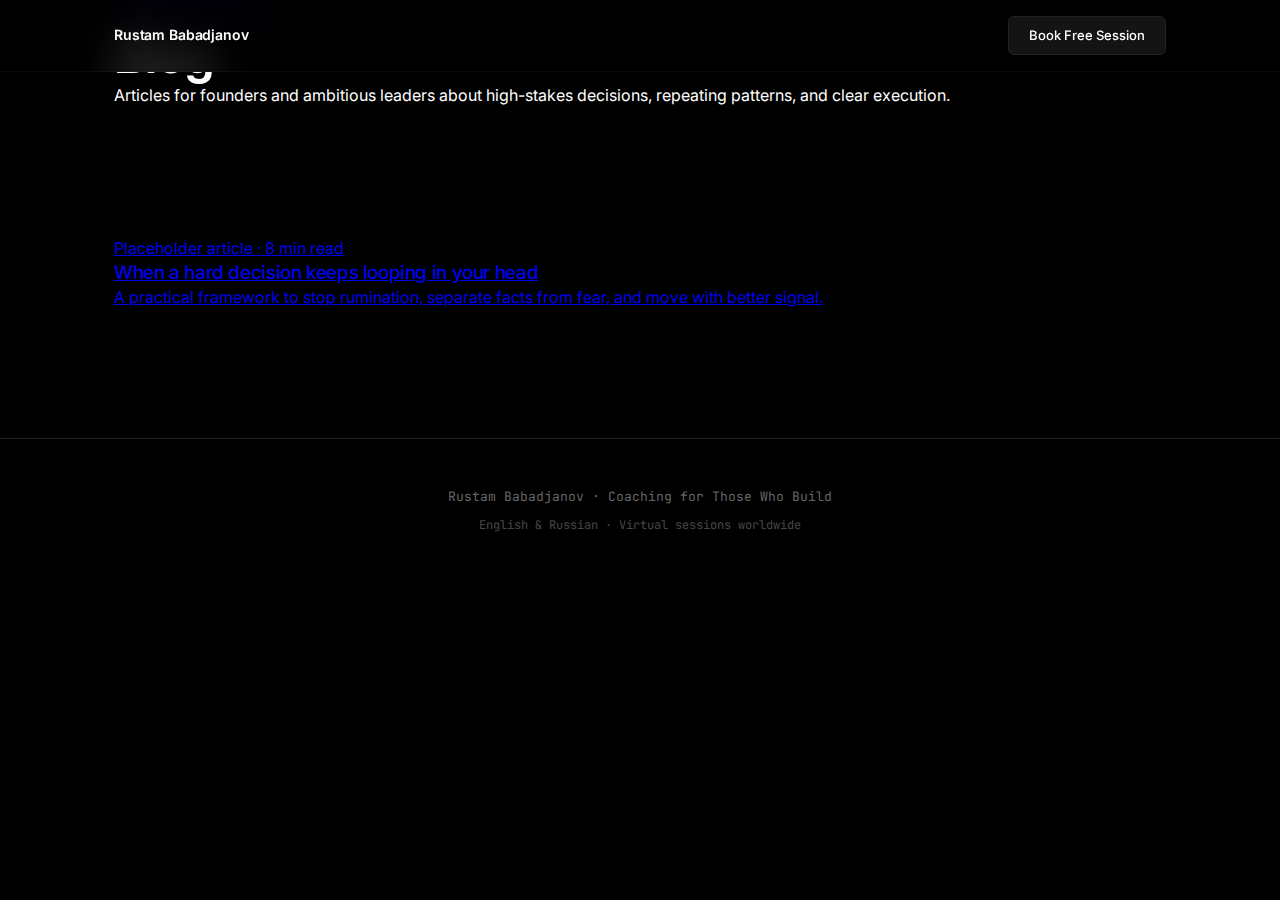
<file: blog.html>
<!DOCTYPE html>
<html lang="en">
<head>
    <meta charset="UTF-8">
    <meta name="viewport" content="width=device-width, initial-scale=1.0, viewport-fit=cover">
    <meta name="theme-color" content="#000000">
    <meta name="description" content="Blog posts by Rustam Babadjanov for founders and tech leaders.">
    <title>Blog | Rustam Babadjanov</title>
    <link rel="icon" type="image/svg+xml" href="favicon.svg">
    <link rel="stylesheet" href="style.css">
    <link rel="preconnect" href="https://fonts.googleapis.com">
    <link rel="preconnect" href="https://fonts.gstatic.com" crossorigin>
    <link href="https://fonts.googleapis.com/css2?family=Inter:wght@400;500;600;700&family=JetBrains+Mono:wght@400;500&display=swap" rel="stylesheet">
</head>
<body>
    <nav>
        <div class="container nav-content">
            <a href="index.html" class="logo">Rustam Babadjanov</a>
            <div class="nav-right">
                <a href="index.html#contact" class="nav-cta">Book Free Session</a>
            </div>
        </div>
    </nav>

    <header class="page-hero">
        <div class="container">
            <a href="index.html" class="breadcrumb">← Back to main page</a>
            <h1 class="page-title">Blog</h1>
            <p class="page-sub">Articles for founders and ambitious leaders about high-stakes decisions, repeating patterns, and clear execution.</p>
        </div>
    </header>

    <section class="section">
        <div class="container">
            <div class="post-list">
                <a class="post-card" href="posts/founder-decision-loop.html">
                    <p class="post-meta">Placeholder article · 8 min read</p>
                    <h3>When a hard decision keeps looping in your head</h3>
                    <p>A practical framework to stop rumination, separate facts from fear, and move with better signal.</p>
                </a>
            </div>
        </div>
    </section>

    <footer>
        <div class="container">
            <p>Rustam Babadjanov · Coaching for Those Who Build</p>
            <p class="footer-meta">English & Russian · Virtual sessions worldwide</p>
        </div>
    </footer>
</body>
</html>
</file>
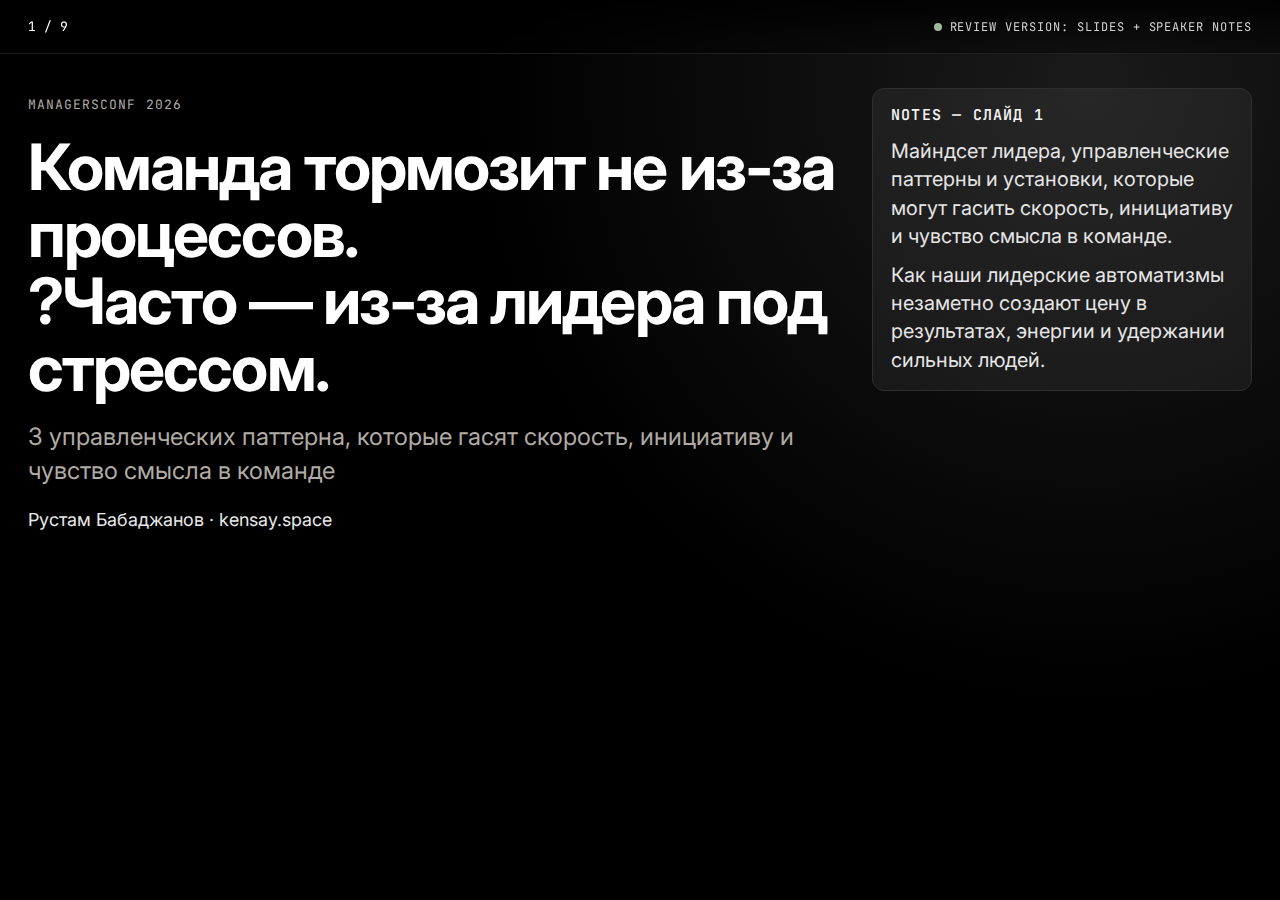
<file: presentation-2026-review.html>
<!DOCTYPE html>
<html lang="ru">
<head>
  <meta charset="UTF-8">
  <meta name="viewport" content="width=device-width, initial-scale=1.0, viewport-fit=cover">
  <title>Скрытое узкое горлышко — ManagersConf 2026 (Review with Notes)</title>
  <link rel="preconnect" href="https://fonts.googleapis.com">
  <link rel="preconnect" href="https://fonts.gstatic.com" crossorigin>
  <link href="https://fonts.googleapis.com/css2?family=Inter:wght@400;500;600;700&family=JetBrains+Mono:wght@400;500&display=swap" rel="stylesheet">
  <link rel="stylesheet" href="presentation.css">
  <link rel="stylesheet" href="presentation-2026-review.css">
</head>
<body class="review-mode">
  <header class="deck-ui">
    <div class="counter"><span id="current">1</span> / <span id="total">9</span></div>
    <div class="review-badge">Review version: slides + speaker notes</div>
  </header>

  <main id="deck" class="deck" aria-live="polite">
    <section class="slide title-slide">
      <p class="eyebrow">ManagersConf 2026</p>
      <h1>Команда тормозит не из-за процессов.<br>?Часто — из-за лидера под стрессом.</h1>
      <p class="subtitle">3 управленческих паттерна, которые гасят скорость, инициативу и чувство смысла в команде</p>
      <p class="author">Рустам Бабаджанов · kensay.space</p>

      <aside class="review-notes" aria-label="Notes for slide 1">
        <h3>Notes — Слайд 1</h3>
        <p>Майндсет лидера, управленческие паттерны и установки, которые могут гасить скорость, инициативу и чувство смысла в команде.</p>
        <p>Как наши лидерские автоматизмы незаметно создают цену в результатах, энергии и удержании сильных людей.</p>
      </aside>
    </section>

    <section class="slide">
      <h2>Зачем этот разговор</h2>
      <blockquote>Я хочу, чтобы люди росли, а команды работали с удовольствием, а не в выживании.</blockquote>
      <div class="stack">
        <article class="card"><h3>Контекст</h3><p>Я много раз чинил процессы, хотя причина была в моих автоматических реакциях как лида.</p></article>
        <article class="card"><h3>Формат</h3><p>Абстрактные паттерны, приземленные на честные примеры из моей карьеры + простые эксперименты для интеграции.</p></article>
        <article class="card"><h3>?Результат для вас</h3><p>?Через 10 минут у вас будет 1 эксперимент, который можно запустить уже завтра.</p></article>
      </div>

      <aside class="review-notes" aria-label="Notes for slide 2">
        <h3>Notes — Слайды 2-3</h3>
        <p>Меня зовут Рустам.<br>Я executive coach и техинческий кофаундер небольшого стартапа [ttune.ai].</p>
        <p>Я много работаю с лидерами и регулярно вижу, как внутреннее состояние и привычки лидера влияют на то, как команда думает, принимает решения и двигается.</p>
        <p>Я из инженерии, около 10 лет в техе, в разных ролях.<br>На себе ощущал, как мои внутренние паттерны влияют на команду и на результаты.<br>В докладе я буду опираться на живые примеры из своей жизни и ошибки, которые я допускал как лидер.</p>
        <p>Моя цель простая:</p>
        <ul>
          <li>показать, что эти проблемы существуют, и это нормально, и у них есть своя цена;</li>
          <li>дать возможность посмотреть на свои задачи и проблемы под другим углом;</li>
          <li>дать направление, как с этим можно работать на практике.</li>
        </ul>
      </aside>
    </section>

    <section class="slide">
      <h2>Команда плохо перформит, что обычно делают (и почему это не срабатывает)</h2>
      <div class="stack">
        <article class="card"><h3>Добавляют процессы</h3><p>Scrum, Kanban, OKR, новые ритуалы — и через пару месяцев снова буксование.</p></article>
        <article class="card"><h3>Добавляют контроль</h3><p>Метрики, регламенты, эскалации. Порядка больше, инициативы — меньше.</p></article>
        <article class="card"><h3>?Пропускают источник</h3><p>?Ограничение часто в самом лидере: что он делает на автопилоте, когда растет давление.</p></article>
      </div>

      <aside class="review-notes" aria-label="Notes for slide 3">
        <h3>Notes — Слайд 4</h3>
        <p>Здесь есть неочевидная ловушка: лидерские паттерны почти всегда незаметны в моменте.</p>
        <p>Они маскируются под «нормальное управление»:<br>быстро подсказать решение, лишний раз проконтролировать, забрать сложный вопрос на себя.</p>
        <p>И поэтому проблема легко проскальзывает даже в сильных системах.<br>У вас могут быть отличные процессы, понятные роли и хорошие ритуалы, но команда все равно не берет ответственность в полную силу.</p>
        <p>Снаружи кажется, что «еще немного докрутим процесс и полетит».<br>По факту решения продолжают замыкаться на лидере, а инициатива и ownership не растут.</p>
        <p>У меня так было: мы усилили синки и контрольные точки, но через месяц увидели те же задержки.<br>Причина была не в нехватке процесса, а в моем автопилоте.</p>
      </aside>
    </section>

    <section class="slide">
      <h2>Главный тезис</h2>
      <blockquote>Ключевое ограничение команды — не процесс. Это паттерн лидера под стрессом.</blockquote>
      <p>Паттерн лидера — повторяющаяся автоматическая реакция, которая кажется «правильным управлением».</p>
      <p>Проблема не в том, что паттерны есть. Проблема — когда они не осознаются и управляют культурой команды.</p>
      <p class="note">Я не прошу верить. Предлагаю проверить через недельный эксперимент.</p>

      <aside class="review-notes" aria-label="Notes for slide 4">
        <h3>Notes — Слайд 5</h3>
        <p>Главная мысль простая:<br>ключевое ограничение команды часто не в процессе, а в паттерне лидера под стрессом.</p>
        <p>Паттерн лидера — это повторяющаяся автоматическая реакция, которая выглядит как «правильное управление».<br>Именно поэтому ее сложно заметить.</p>
        <p>И сразу важно: проблема не в том, что паттерны есть.<br>Они есть у всех.</p>
        <p>Проблема начинается, когда мы их не осознаем, и тогда уже они управляют командной культурой вместо нас.</p>
        <p>Не верьте на слово, проверьте как гипотезу в своей команде.</p>
        <p>Сигналы, что вы на верном пути:</p>
        <ul>
          <li>больше решений принимается без вас;</li>
          <li>меньше срочных эскалаций;</li>
          <li>в 1:1 больше взрослой ответственности, а не ожидания указаний.</li>
        </ul>
      </aside>
    </section>

    <section class="slide">
      <p class="slide-number">Паттерн #1</p>
      <h2>Ценность = «я постоянно занят»</h2>
      <p class="signal">Сигнал: без вашего прямого участия важные задачи не двигаются.</p>
      <ul class="flow">
        <li>Неясно, в чем уникальная ценность лидера</li>
        <li>Хочется видеть результат каждый час</li>
        <li>Лидер прыгает в операционку</li>
        <li>Команда теряет автономность, лидер становится узким местом</li>
      </ul>
      <p class="experiment"><span>// эксперимент на 5 дней</span><br>Каждый вечер ответьте: «Что сегодня сделал, что мог сделать только лидер: контекст, приоритеты, развитие людей?»</p>

      <aside class="review-notes" aria-label="Notes for slide 5">
        <h3>Notes — Слайд 6</h3>
        <p>Первый паттерн очень узнаваемый.<br>Когда внутри сидит установка, что ты ценен только если всегда занят и во всем участвуешь.</p>
        <p>Сигнал простой: без вашего прямого участия важные задачи не двигаются.</p>
        <p>Обычно это развивается так:</p>
        <ul>
          <li>непонятно, в чем твоя уникальная роль как лидера;</li>
          <li>хочется видеть результат буквально каждый час;</li>
          <li>ты начинаешь нырять в операционку;</li>
          <li>команда привыкает зависеть от тебя, а ты становишься узким горлышком.</li>
        </ul>
        <p>Маленький эксперимент на 5 дней:<br>каждый вечер задайте себе вопрос:<br>«Что сегодня сделал такого, что мог сделать только лидер: контекст, приоритеты, развитие людей?»</p>
        <p>Анти-пример «ныряния в операционку»:<br>когда вы сами переписываете задачу, назначаете исполнителей и пушите статус там, где команда могла решить это без вас.</p>
        <p>Наблюдаемый индикатор на 5 дней:<br>посчитайте, сколько задач сдвинулось вперед без вашего прямого пинга.</p>
      </aside>
    </section>

    <section class="slide">
      <p class="slide-number">Паттерн #2</p>
      <h2>Нужность через контроль</h2>
      <p class="signal">Сигнал: команда хорошо эскалирует, но слабо принимает решения.</p>
      <ul class="flow">
        <li>Внутренний страх потерять значимость</li>
        <li>Решения стягиваются наверх</li>
        <li>Инициатива снижается, люди «играют в безопасность»</li>
        <li>Растет выученная беспомощность</li>
      </ul>
      <p class="experiment"><span>// эксперимент на 1 неделю</span><br>Вместо готового ответа: «Какие 2–3 варианта ты видишь?» и «Что выберешь сам и почему?»</p>

      <aside class="review-notes" aria-label="Notes for slide 6">
        <h3>Notes — Слайд 7</h3>
        <p>Второй паттерн — когда чувство нужности держится на контроле.</p>
        <p>Сигнал: команда хорошо эскалирует, но слабо принимает решения сама.</p>
        <p>Часто в корне — страх потерять значимость.<br>Из-за этого решения стягиваются наверх.</p>
        <p>Что происходит дальше:</p>
        <ul>
          <li>инициативы становится меньше;</li>
          <li>люди начинают играть в безопасность;</li>
          <li>формируется выученная беспомощность.</li>
        </ul>
        <p>Эксперимент на неделю:<br>вместо готового ответа задавайте два вопроса:<br>«Какие 2–3 варианта ты видишь?»<br>«Что выберешь сам и почему?»</p>
        <p>Важно: это не про кризисные инциденты, где нужно быстрое директивное решение.</p>
        <p>Чтобы не скатиться в псевдоделегирование, фиксируйте рамку:</p>
        <ul>
          <li>кто принимает решение;</li>
          <li>до какого времени;</li>
          <li>по каким критериям считаем, что решение достаточно хорошее.</li>
        </ul>
      </aside>
    </section>

    <section class="slide">
      <p class="slide-number">Паттерн #3</p>
      <h2>«Если хвалить — расслабятся»</h2>
      <p class="signal">Сигнал: меньше инициативы сверх минимума, больше тихого выгорания.</p>
      <ul class="flow">
        <li>Признание удерживается «ради дисциплины»</li>
        <li>Вклад людей становится невидимым</li>
        <li>Падает энергия и чувство значимости</li>
        <li>Сильные люди первыми теряют связь и уходят</li>
      </ul>
      <p class="experiment"><span>// эксперимент на 2 недели</span><br>Одна конкретная обратная связь в день: «Я заметил X. Это важно, потому что Y».</p>

      <aside class="review-notes" aria-label="Notes for slide 7">
        <h3>Notes — Слайд 8</h3>
        <p>Третий паттерн — про признание.<br>Когда обратная связь и признание удерживаются «для дисциплины».</p>
        <p>Сигнал: меньше инициативы сверх минимума и больше тихого выгорания.</p>
        <p>Последствия довольно системные:</p>
        <ul>
          <li>вклад людей становится невидимым;</li>
          <li>падает энергия и чувство значимости;</li>
          <li>сильные люди первыми теряют связь и уходят.</li>
        </ul>
        <p>Эксперимент на 2 недели:<br>одна конкретная обратная связь в день в формате:<br>«Я заметил X. Это важно, потому что Y».</p>
        <p>Это не «похвала ради похвалы».<br>Это точечное признание конкретного поведения и вклада, который помогает команде.</p>
        <p>И важный баланс: признание не отменяет требовательность, а делает ее рабочей и зрелой.</p>
      </aside>
    </section>

    <section class="slide">
      <h2>Облако других паттернов</h2>
      <div class="cloud">
        <span>Перфекционизм под видом качества</span>
        <span>Избегание трудных разговоров</span>
        <span>Героическое спасательство</span>
        <span>Страх конфликта</span>
        <span>Слияние самооценки с результатом команды</span>
        <span>Решение за людей вместо развития людей</span>
        <span>Сверхлояльность к «надежным», а не к сильным</span>
      </div>
      <p class="note">Идея не в самокритике. Идея — заметить свой повторяющийся шаблон и вернуть себе выбор.</p>

      <aside class="review-notes" aria-label="Notes for slide 8">
        <h3>Notes — Слайд 9</h3>
        <p>Эти три — не единственные.<br>Есть и другие частые истории: перфекционизм под видом качества, избегание трудных разговоров, спасательство, страх конфликта.</p>
        <p>Еще часто встречается слияние самооценки лидера с результатом команды.<br>Или привычка решать за людей вместо того, чтобы развивать людей.</p>
        <p>Здесь важный акцент:<br>идея не в самокритике и не в чувстве вины.</p>
        <p>Идея в том, чтобы заметить свой повторяющийся шаблон и вернуть себе выбор.</p>
        <p>Если сгруппировать, обычно это 3 кластера:</p>
        <ul>
          <li>контроль: решаю за людей, избегаю риска, боюсь отпустить;</li>
          <li>избегание: не иду в сложные разговоры, сглаживаю конфликт;</li>
          <li>самоценность: путаю «я как лидер» и «результат команды».</li>
        </ul>
        <p>Прямо сейчас можно выбрать один свой паттерн, с которым хотите поработать первую неделю.</p>
      </aside>
    </section>

    <section class="slide">
      <h2>Где это бьет по системе</h2>
      <div class="grid-3">
        <div class="card"><strong>Динамика команды</strong><p>Зависимость от лидера, страх ошибок, поверхностная ответственность.</p></div>
        <div class="card"><strong>Культура управления</strong><p>Культ занятости, тушение пожаров, контроль вместо развития.</p></div>
        <div class="card"><strong>Бизнес-результат</strong><p>Медленные решения, вымывание сильных людей, хрупкий рост.</p></div>
      </div>
      <p class="note">Цена бездействия всегда тройная: скорость, люди и энергия смысла.</p>

      <aside class="review-notes" aria-label="Notes for slide 9">
        <h3>Notes — Слайд 10</h3>
        <p>Почему это вообще важно?<br>Потому что эффект не локальный, а системный.</p>
        <p>На уровне команды: зависимость от лидера, страх ошибок, поверхностная ответственность.<br>На уровне культуры: культ занятости, пожаротушение, контроль вместо развития.<br>На уровне бизнеса: медленные решения, потеря сильных людей, хрупкий рост.</p>
        <p>Цена бездействия всегда тройная: скорость, люди и энергия смысла.</p>
        <p>Как это можно мерить:</p>
        <ul>
          <li>команда: доля решений без участия лида и число срочных эскалаций в неделю;</li>
          <li>культура: сколько времени уходит на статус-контроль против времени на развитие людей;</li>
          <li>бизнес: time-to-decision по ключевым вопросам и текучесть сильных сотрудников.</li>
        </ul>
      </aside>
    </section>
  </main>

  <script src="presentation.js"></script>
</body>
</html>
</file>
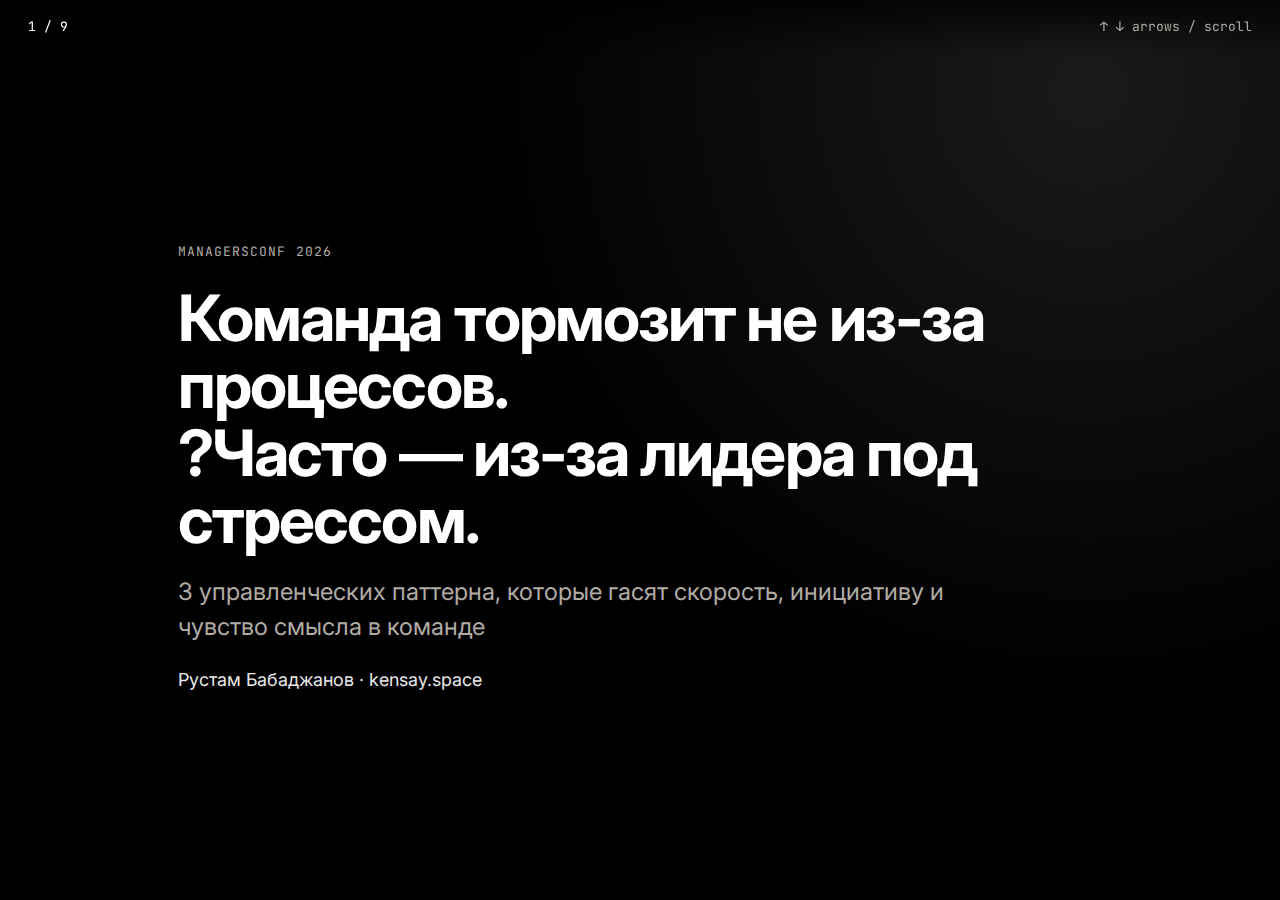
<file: presentation-2026.html>
<!DOCTYPE html>
<html lang="ru">
<head>
  <meta charset="UTF-8">
  <meta name="viewport" content="width=device-width, initial-scale=1.0, viewport-fit=cover">
  <title>Скрытое узкое горлышко — ManagersConf 2026</title>
  <link rel="preconnect" href="https://fonts.googleapis.com">
  <link rel="preconnect" href="https://fonts.gstatic.com" crossorigin>
  <link href="https://fonts.googleapis.com/css2?family=Inter:wght@400;500;600;700&family=JetBrains+Mono:wght@400;500&display=swap" rel="stylesheet">
  <link rel="stylesheet" href="presentation.css">
</head>
<body>
  <header class="deck-ui">
    <div class="counter"><span id="current">1</span> / <span id="total">12</span></div>
    <div class="hint">↑ ↓ arrows / scroll</div>
  </header>

  <main id="deck" class="deck" aria-live="polite">
    <section class="slide title-slide">
      <p class="eyebrow">ManagersConf 2026</p>
      <h1>Команда тормозит не из-за процессов.<br>?Часто — из-за лидера под стрессом.</h1>
      <p class="subtitle">3 управленческих паттерна, которые гасят скорость, инициативу и чувство смысла в команде</p>
      <p class="author">Рустам Бабаджанов · kensay.space</p>
    </section>

    <section class="slide">
      <h2>Зачем этот разговор</h2>
      <blockquote>Я хочу, чтобы люди росли, а команды работали с удовольствием, а не в выживании.</blockquote>
      <div class="stack">
        <article class="card"><h3>Контекст</h3><p>Я много раз чинил процессы, хотя причина была в моих автоматических реакциях как лида.</p></article>
        <article class="card"><h3>Формат</h3><p>Абстрактные паттерны, приземленные на честные примеры из моей карьеры + простые эксперименты для интеграции.</p></article>
        <article class="card"><h3>?Результат для вас</h3><p>?Через 10 минут у вас будет 1 эксперимент, который можно запустить уже завтра.</p></article>
      </div>
    </section>

    <section class="slide">
      <h2>Команда плохо перформит, что обычно делают (и почему это не срабатывает)</h2>
      <div class="stack">
        <article class="card"><h3>Добавляют процессы</h3><p>Scrum, Kanban, OKR, новые ритуалы — и через пару месяцев снова буксование.</p></article>
        <article class="card"><h3>Добавляют контроль</h3><p>Метрики, регламенты, эскалации. Порядка больше, инициативы — меньше.</p></article>
        <article class="card"><h3>?Пропускают источник</h3><p>?Ограничение часто в самом лидере: что он делает на автопилоте, когда растет давление.</p></article>
      </div>
    </section>

    <section class="slide">
      <h2>Главный тезис</h2>
      <blockquote>Ключевое ограничение команды — не процесс. Это паттерн лидера под стрессом.</blockquote>
      <p>Паттерн лидера — повторяющаяся автоматическая реакция, которая кажется «правильным управлением».</p>
      <p>Проблема не в том, что паттерны есть. Проблема — когда они не осознаются и управляют культурой команды.</p>
      <p class="note">Я не прошу верить. Предлагаю проверить через недельный эксперимент.</p>
    </section>

    <section class="slide">
      <p class="slide-number">Паттерн #1</p>
      <h2>Ценность = «я постоянно занят»</h2>
      <p class="signal">Сигнал: без вашего прямого участия важные задачи не двигаются.</p>
      <ul class="flow">
        <li>Неясно, в чем уникальная ценность лидера</li>
        <li>Хочется видеть результат каждый час</li>
        <li>Лидер прыгает в операционку</li>
        <li>Команда теряет автономность, лидер становится узким местом</li>
      </ul>
      <p class="experiment"><span>// эксперимент на 5 дней</span><br>Каждый вечер ответьте: «Что сегодня сделал, что мог сделать только лидер: контекст, приоритеты, развитие людей?»</p>
      
    </section>

    <section class="slide">
      <p class="slide-number">Паттерн #2</p>
      <h2>Нужность через контроль</h2>
      <p class="signal">Сигнал: команда хорошо эскалирует, но слабо принимает решения.</p>
      <ul class="flow">
        <li>Внутренний страх потерять значимость</li>
        <li>Решения стягиваются наверх</li>
        <li>Инициатива снижается, люди «играют в безопасность»</li>
        <li>Растет выученная беспомощность</li>
      </ul>
      <p class="experiment"><span>// эксперимент на 1 неделю</span><br>Вместо готового ответа: «Какие 2–3 варианта ты видишь?» и «Что выберешь сам и почему?»</p>
    </section>

    <section class="slide">
      <p class="slide-number">Паттерн #3</p>
      <h2>«Если хвалить — расслабятся»</h2>
      <p class="signal">Сигнал: меньше инициативы сверх минимума, больше тихого выгорания.</p>
      <ul class="flow">
        <li>Признание удерживается «ради дисциплины»</li>
        <li>Вклад людей становится невидимым</li>
        <li>Падает энергия и чувство значимости</li>
        <li>Сильные люди первыми теряют связь и уходят</li>
      </ul>
      <p class="experiment"><span>// эксперимент на 2 недели</span><br>Одна конкретная обратная связь в день: «Я заметил X. Это важно, потому что Y».</p>
    </section>

    <section class="slide">
      <h2>Облако других паттернов</h2>
      <div class="cloud">
        <span>Перфекционизм под видом качества</span>
        <span>Избегание трудных разговоров</span>
        <span>Героическое спасательство</span>
        <span>Страх конфликта</span>
        <span>Слияние самооценки с результатом команды</span>
        <span>Решение за людей вместо развития людей</span>
        <span>Сверхлояльность к «надежным», а не к сильным</span>
      </div>
      <p class="note">Идея не в самокритике. Идея — заметить свой повторяющийся шаблон и вернуть себе выбор.</p>
    </section>

    <section class="slide">
      <h2>Где это бьет по системе</h2>
      <div class="grid-3">
        <div class="card"><strong>Динамика команды</strong><p>Зависимость от лидера, страх ошибок, поверхностная ответственность.</p></div>
        <div class="card"><strong>Культура управления</strong><p>Культ занятости, тушение пожаров, контроль вместо развития.</p></div>
        <div class="card"><strong>Бизнес-результат</strong><p>Медленные решения, вымывание сильных людей, хрупкий рост.</p></div>
      </div>
      <p class="note">Цена бездействия всегда тройная: скорость, люди и энергия смысла.</p>
    </section>
  </main>

  <script src="presentation.js"></script>
</body>
</html>
</file>
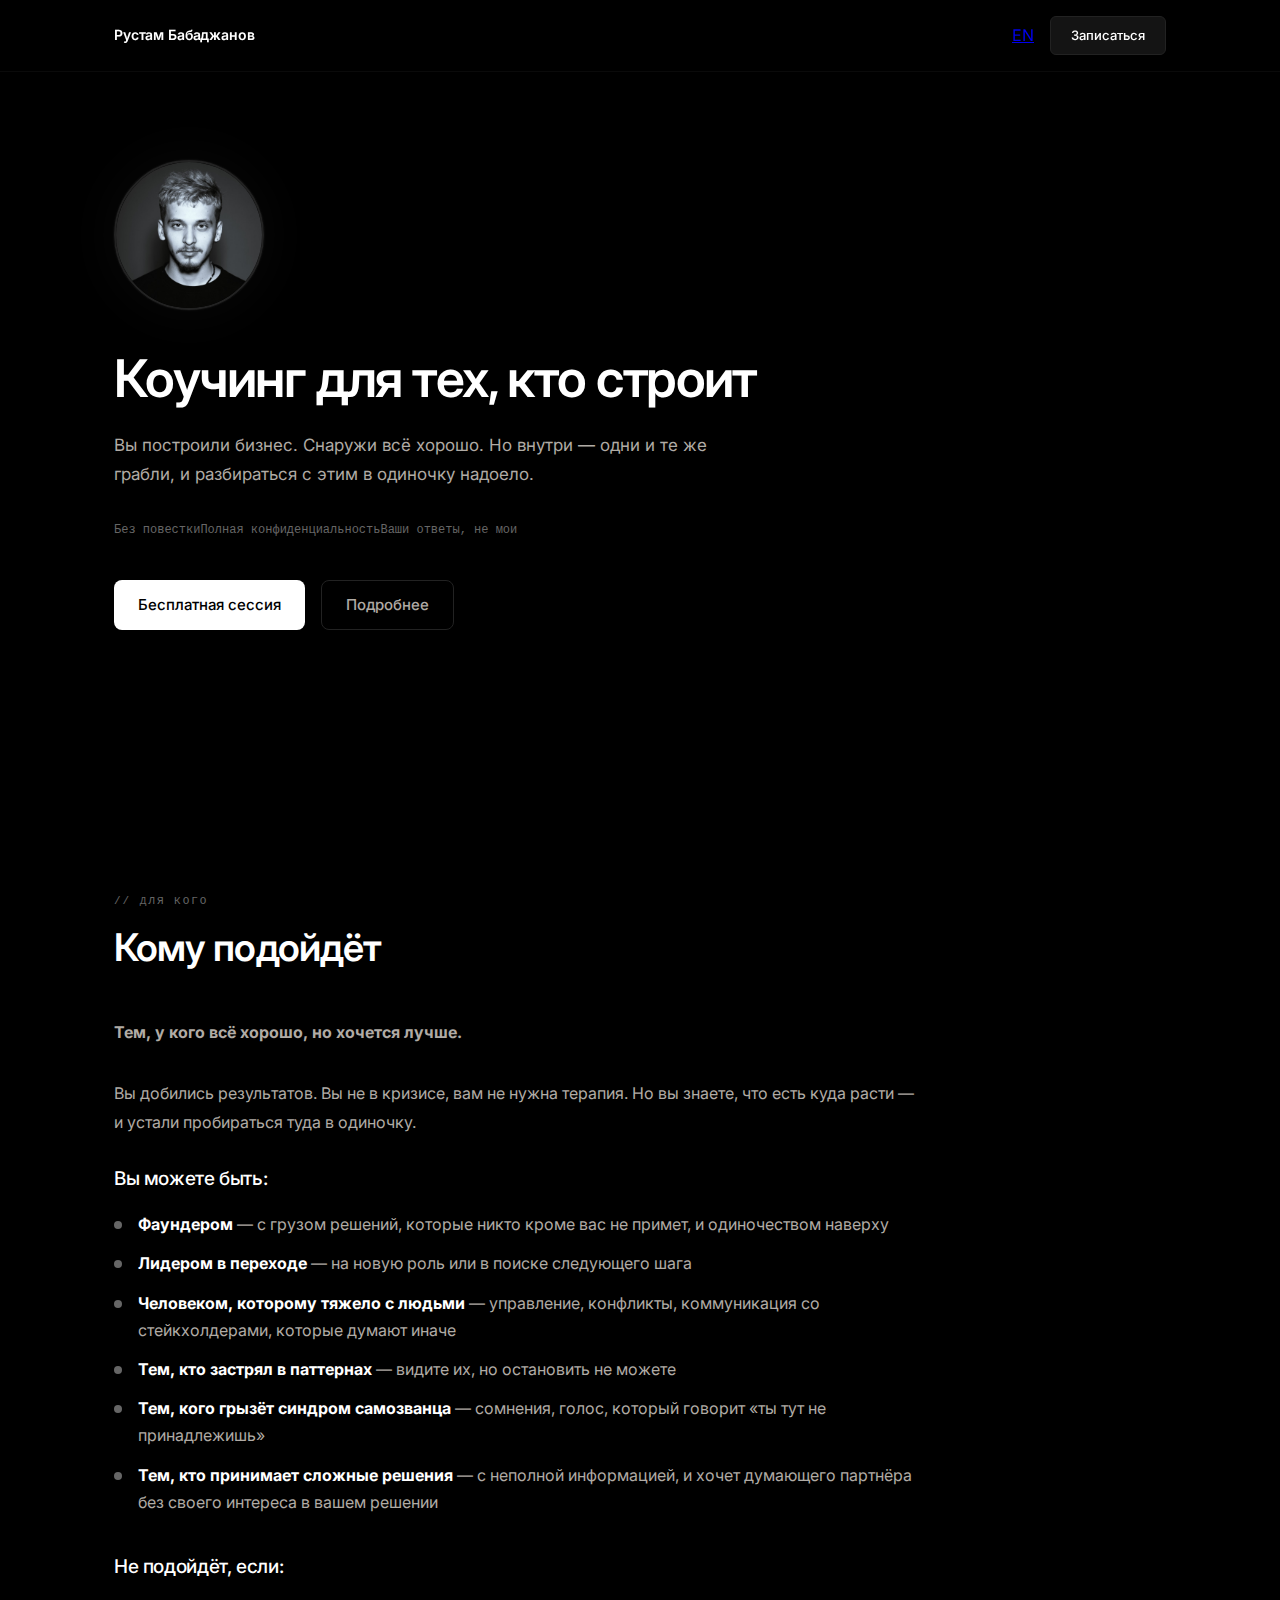
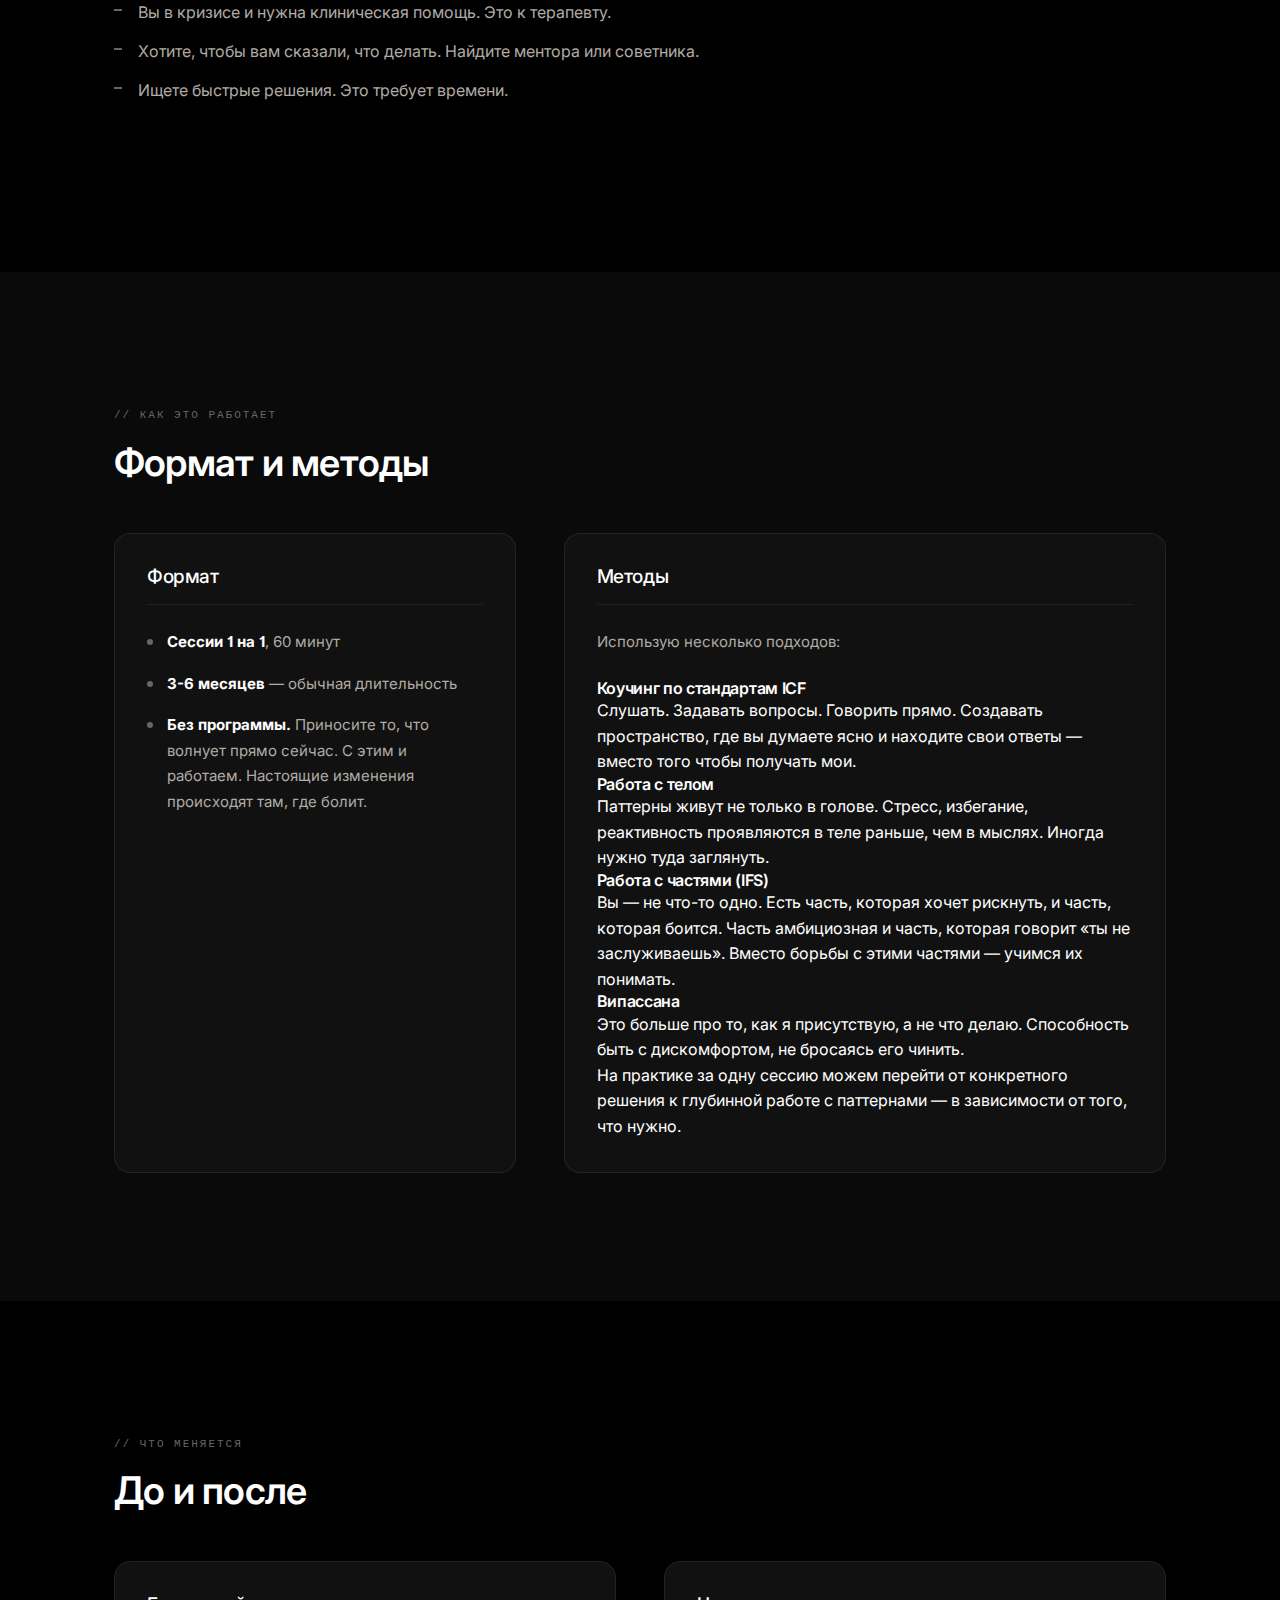
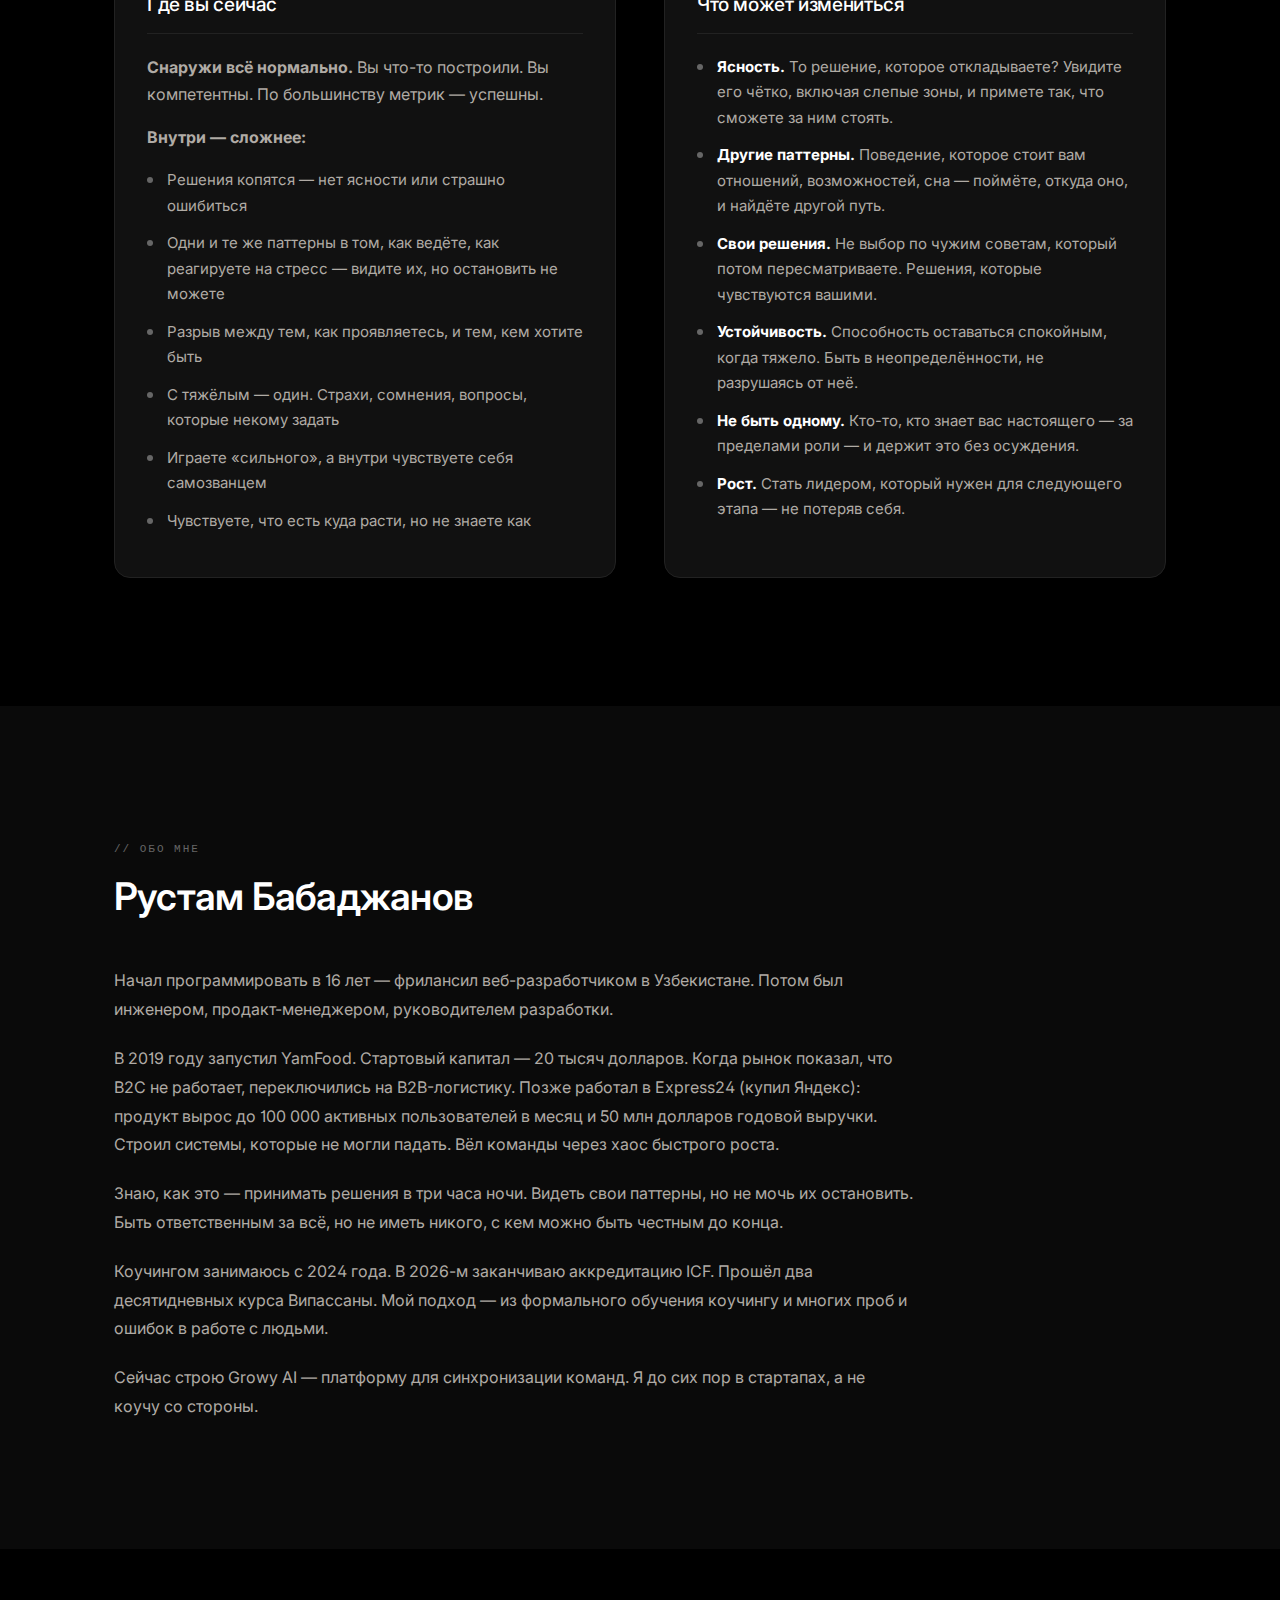
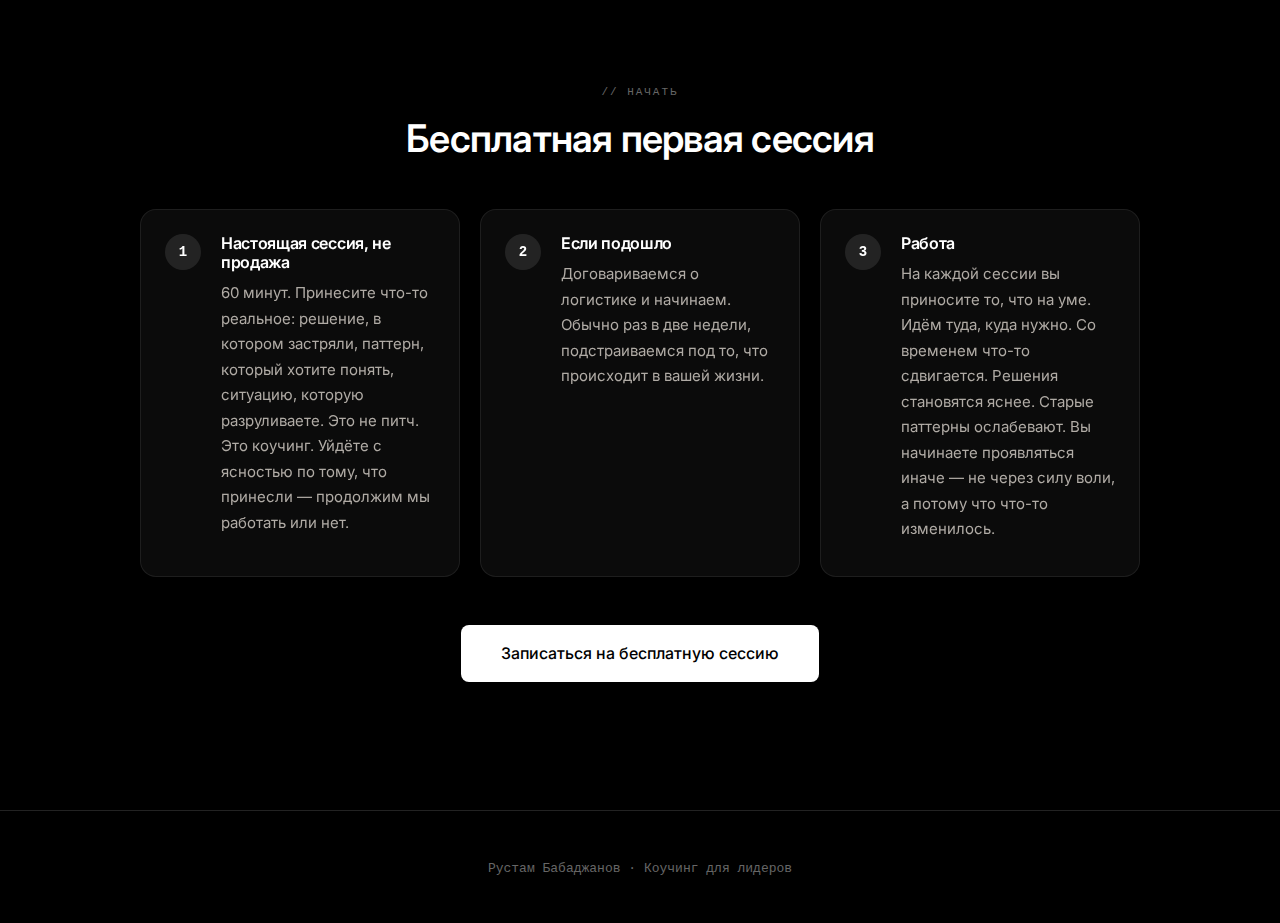
<file: ru.html>
<!DOCTYPE html>
<html lang="ru">
<head>
    <meta charset="UTF-8">
    <meta name="viewport" content="width=device-width, initial-scale=1.0">
    <title>Рустам Бабаджанов | Коучинг для лидеров</title>
    <link rel="icon" type="image/svg+xml" href="favicon.svg">
    <link rel="stylesheet" href="style.css">
    <link rel="preconnect" href="https://fonts.googleapis.com">
    <link rel="preconnect" href="https://fonts.gstatic.com" crossorigin>
    <link href="https://fonts.googleapis.com/css2?family=Inter:wght@400;500;600;700&display=swap" rel="stylesheet">
</head>
<body>
    <nav>
        <div class="container nav-content">
            <a href="#" class="logo">Рустам Бабаджанов</a>
            <div class="nav-right">
                <a href="index.html" class="lang-switch">EN</a>
                <a href="#contact" class="nav-cta">Записаться</a>
            </div>
        </div>
    </nav>

    <header class="hero">
        <div class="container">
            <img src="media/image.png" alt="Рустам Бабаджанов" class="hero-photo">
            <h1>Коучинг для тех, кто строит</h1>
            <p class="hero-sub">Вы построили бизнес. Снаружи всё хорошо. Но внутри — одни и те же грабли, и разбираться с этим в одиночку надоело.</p>
            <div class="hero-meta">
                <span>Без повестки</span>
                <span>Полная конфиденциальность</span>
                <span>Ваши ответы, не мои</span>
            </div>
            <div class="hero-actions">
                <a href="#contact" class="btn btn-primary">Бесплатная сессия</a>
                <a href="#about" class="btn btn-ghost">Подробнее</a>
            </div>
        </div>
    </header>

    <section class="section">
        <div class="container">
            <div class="section-header">
                <span class="section-label">Для кого</span>
                <h2>Кому подойдёт</h2>
            </div>
            <div class="audience-content">
                <p class="audience-intro"><strong>Тем, у кого всё хорошо, но хочется лучше.</strong></p>
                <p>Вы добились результатов. Вы не в кризисе, вам не нужна терапия. Но вы знаете, что есть куда расти — и устали пробираться туда в одиночку.</p>

                <h3>Вы можете быть:</h3>
                <ul class="audience-list">
                    <li><strong>Фаундером</strong> — с грузом решений, которые никто кроме вас не примет, и одиночеством наверху</li>
                    <li><strong>Лидером в переходе</strong> — на новую роль или в поиске следующего шага</li>
                    <li><strong>Человеком, которому тяжело с людьми</strong> — управление, конфликты, коммуникация со стейкхолдерами, которые думают иначе</li>
                    <li><strong>Тем, кто застрял в паттернах</strong> — видите их, но остановить не можете</li>
                    <li><strong>Тем, кого грызёт синдром самозванца</strong> — сомнения, голос, который говорит «ты тут не принадлежишь»</li>
                    <li><strong>Тем, кто принимает сложные решения</strong> — с неполной информацией, и хочет думающего партнёра без своего интереса в вашем решении</li>
                </ul>

                <h3>Не подойдёт, если:</h3>
                <ul class="not-for-list">
                    <li>Вы в кризисе и нужна клиническая помощь. Это к терапевту.</li>
                    <li>Хотите, чтобы вам сказали, что делать. Найдите ментора или советника.</li>
                    <li>Ищете быстрые решения. Это требует времени.</li>
                </ul>
            </div>
        </div>
    </section>

    <section class="section section-dark">
        <div class="container">
            <div class="section-header">
                <span class="section-label">Как это работает</span>
                <h2>Формат и методы</h2>
            </div>
            <div class="two-column">
                <div class="column-card">
                    <h3>Формат</h3>
                    <ul class="format-list">
                        <li><strong>Сессии 1 на 1</strong>, 60 минут</li>
                        <li><strong>3-6 месяцев</strong> — обычная длительность</li>
                        <li><strong>Без программы.</strong> Приносите то, что волнует прямо сейчас. С этим и работаем. Настоящие изменения происходят там, где болит.</li>
                    </ul>
                </div>
                <div class="column-card">
                    <h3>Методы</h3>
                    <p class="method-intro">Использую несколько подходов:</p>
                    <div class="method-item">
                        <h4>Коучинг по стандартам ICF</h4>
                        <p>Слушать. Задавать вопросы. Говорить прямо. Создавать пространство, где вы думаете ясно и находите свои ответы — вместо того чтобы получать мои.</p>
                    </div>
                    <div class="method-item">
                        <h4>Работа с телом</h4>
                        <p>Паттерны живут не только в голове. Стресс, избегание, реактивность проявляются в теле раньше, чем в мыслях. Иногда нужно туда заглянуть.</p>
                    </div>
                    <div class="method-item">
                        <h4>Работа с частями (IFS)</h4>
                        <p>Вы — не что-то одно. Есть часть, которая хочет рискнуть, и часть, которая боится. Часть амбициозная и часть, которая говорит «ты не заслуживаешь». Вместо борьбы с этими частями — учимся их понимать.</p>
                    </div>
                    <div class="method-item">
                        <h4>Випассана</h4>
                        <p>Это больше про то, как я присутствую, а не что делаю. Способность быть с дискомфортом, не бросаясь его чинить.</p>
                    </div>
                    <p class="method-note">На практике за одну сессию можем перейти от конкретного решения к глубинной работе с паттернами — в зависимости от того, что нужно.</p>
                </div>
            </div>
        </div>
    </section>

    <section class="section">
        <div class="container">
            <div class="section-header">
                <span class="section-label">Что меняется</span>
                <h2>До и после</h2>
            </div>
            <div class="transformation">
                <div class="transform-column">
                    <h3>Где вы сейчас</h3>
                    <p class="transform-subtitle"><strong>Снаружи всё нормально.</strong> Вы что-то построили. Вы компетентны. По большинству метрик — успешны.</p>
                    <p><strong>Внутри — сложнее:</strong></p>
                    <ul>
                        <li>Решения копятся — нет ясности или страшно ошибиться</li>
                        <li>Одни и те же паттерны в том, как ведёте, как реагируете на стресс — видите их, но остановить не можете</li>
                        <li>Разрыв между тем, как проявляетесь, и тем, кем хотите быть</li>
                        <li>С тяжёлым — один. Страхи, сомнения, вопросы, которые некому задать</li>
                        <li>Играете «сильного», а внутри чувствуете себя самозванцем</li>
                        <li>Чувствуете, что есть куда расти, но не знаете как</li>
                    </ul>
                </div>
                <div class="transform-column">
                    <h3>Что может измениться</h3>
                    <ul class="outcomes-list">
                        <li><strong>Ясность.</strong> То решение, которое откладываете? Увидите его чётко, включая слепые зоны, и примете так, что сможете за ним стоять.</li>
                        <li><strong>Другие паттерны.</strong> Поведение, которое стоит вам отношений, возможностей, сна — поймёте, откуда оно, и найдёте другой путь.</li>
                        <li><strong>Свои решения.</strong> Не выбор по чужим советам, который потом пересматриваете. Решения, которые чувствуются вашими.</li>
                        <li><strong>Устойчивость.</strong> Способность оставаться спокойным, когда тяжело. Быть в неопределённости, не разрушаясь от неё.</li>
                        <li><strong>Не быть одному.</strong> Кто-то, кто знает вас настоящего — за пределами роли — и держит это без осуждения.</li>
                        <li><strong>Рост.</strong> Стать лидером, который нужен для следующего этапа — не потеряв себя.</li>
                    </ul>
                </div>
            </div>
        </div>
    </section>

    <section class="section section-dark" id="about">
        <div class="container">
            <div class="section-header">
                <span class="section-label">Обо мне</span>
                <h2>Рустам Бабаджанов</h2>
            </div>
            <div class="about-text">
                <p>Начал программировать в 16 лет — фрилансил веб-разработчиком в Узбекистане. Потом был инженером, продакт-менеджером, руководителем разработки.</p>
                <p>В 2019 году запустил YamFood. Стартовый капитал — 20 тысяч долларов. Когда рынок показал, что B2C не работает, переключились на B2B-логистику. Позже работал в Express24 (купил Яндекс): продукт вырос до 100 000 активных пользователей в месяц и 50 млн долларов годовой выручки. Строил системы, которые не могли падать. Вёл команды через хаос быстрого роста.</p>
                <p>Знаю, как это — принимать решения в три часа ночи. Видеть свои паттерны, но не мочь их остановить. Быть ответственным за всё, но не иметь никого, с кем можно быть честным до конца.</p>
                <p>Коучингом занимаюсь с 2024 года. В 2026-м заканчиваю аккредитацию ICF. Прошёл два десятидневных курса Випассаны. Мой подход — из формального обучения коучингу и многих проб и ошибок в работе с людьми.</p>
                <p>Сейчас строю Growy AI — платформу для синхронизации команд. Я до сих пор в стартапах, а не коучу со стороны.</p>
            </div>
        </div>
    </section>

    <section class="section cta" id="contact">
        <div class="container">
            <div class="cta-content">
                <span class="section-label">Начать</span>
                <h2>Бесплатная первая сессия</h2>
                <div class="cta-steps">
                    <div class="cta-step">
                        <span class="step-number">1</span>
                        <div>
                            <h4>Настоящая сессия, не продажа</h4>
                            <p>60 минут. Принесите что-то реальное: решение, в котором застряли, паттерн, который хотите понять, ситуацию, которую разруливаете. Это не питч. Это коучинг. Уйдёте с ясностью по тому, что принесли — продолжим мы работать или нет.</p>
                        </div>
                    </div>
                    <div class="cta-step">
                        <span class="step-number">2</span>
                        <div>
                            <h4>Если подошло</h4>
                            <p>Договариваемся о логистике и начинаем. Обычно раз в две недели, подстраиваемся под то, что происходит в вашей жизни.</p>
                        </div>
                    </div>
                    <div class="cta-step">
                        <span class="step-number">3</span>
                        <div>
                            <h4>Работа</h4>
                            <p>На каждой сессии вы приносите то, что на уме. Идём туда, куда нужно. Со временем что-то сдвигается. Решения становятся яснее. Старые паттерны ослабевают. Вы начинаете проявляться иначе — не через силу воли, а потому что что-то изменилось.</p>
                        </div>
                    </div>
                </div>
                <a href="https://cal.com/kensay/free-session" target="_blank" class="btn btn-primary btn-large">Записаться на бесплатную сессию</a>
            </div>
        </div>
    </section>

    <footer>
        <div class="container">
            <p>Рустам Бабаджанов · Коучинг для лидеров</p>
        </div>
    </footer>
</body>
</html>
</file>
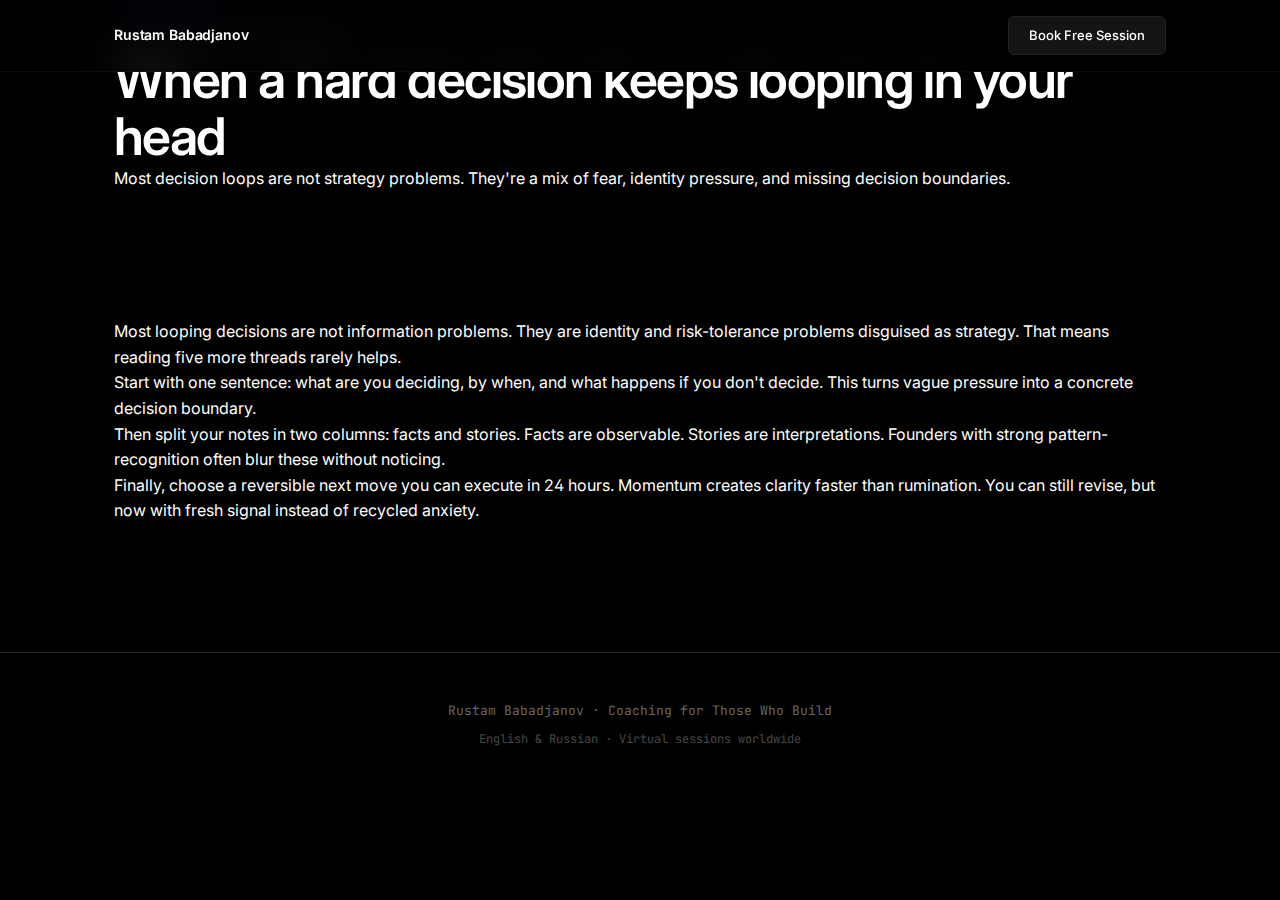
<file: posts/founder-decision-loop.html>
<!DOCTYPE html>
<html lang="en">
<head>
    <meta charset="UTF-8">
    <meta name="viewport" content="width=device-width, initial-scale=1.0, viewport-fit=cover">
    <meta name="theme-color" content="#000000">
    <meta name="description" content="How founders can break decision loops and make clearer calls.">
    <title>When a hard decision keeps looping in your head | Rustam Babadjanov</title>
    <link rel="icon" type="image/svg+xml" href="../favicon.svg">
    <link rel="stylesheet" href="../style.css">
    <link rel="preconnect" href="https://fonts.googleapis.com">
    <link rel="preconnect" href="https://fonts.gstatic.com" crossorigin>
    <link href="https://fonts.googleapis.com/css2?family=Inter:wght@400;500;600;700&family=JetBrains+Mono:wght@400;500&display=swap" rel="stylesheet">
</head>
<body>
    <nav>
        <div class="container nav-content">
            <a href="../index.html" class="logo">Rustam Babadjanov</a>
            <div class="nav-right">
                <a href="../index.html#contact" class="nav-cta">Book Free Session</a>
            </div>
        </div>
    </nav>

    <header class="page-hero">
        <div class="container">
            <a href="../blog.html" class="breadcrumb">← Back to blog</a>
            <p class="post-meta">Placeholder article · 8 min read</p>
            <h1 class="page-title">When a hard decision keeps looping in your head</h1>
            <p class="page-sub">Most decision loops are not strategy problems. They're a mix of fear, identity pressure, and missing decision boundaries.</p>
        </div>
    </header>

    <section class="section">
        <div class="container post-content">
            <p>Most looping decisions are not information problems. They are identity and risk-tolerance problems disguised as strategy. That means reading five more threads rarely helps.</p>
            <p>Start with one sentence: what are you deciding, by when, and what happens if you don't decide. This turns vague pressure into a concrete decision boundary.</p>
            <p>Then split your notes in two columns: facts and stories. Facts are observable. Stories are interpretations. Founders with strong pattern-recognition often blur these without noticing.</p>
            <p>Finally, choose a reversible next move you can execute in 24 hours. Momentum creates clarity faster than rumination. You can still revise, but now with fresh signal instead of recycled anxiety.</p>
        </div>
    </section>

    <footer>
        <div class="container">
            <p>Rustam Babadjanov · Coaching for Those Who Build</p>
            <p class="footer-meta">English & Russian · Virtual sessions worldwide</p>
        </div>
    </footer>
</body>
</html>
</file>
<file: style.css>
*, *::before, *::after {
    margin: 0;
    padding: 0;
    box-sizing: border-box;
}

:root {
    --bg-primary: #000000;
    --bg-secondary: #0a0a0a;
    --bg-tertiary: #111111;
    --bg-card: #141414;
    --bg-card-hover: #1a1a1a;

    --text-primary: #ffffff;
    --text-secondary: #b0aba5;
    --text-tertiary: #666666;

    --border-primary: #222222;
    --border-secondary: #1a1a1a;

    --accent: #ffffff;
    --accent-muted: rgba(255, 255, 255, 0.1);

    --radius-sm: 8px;
    --radius-md: 10px;
    --radius-lg: 16px;

    --transition: 0.2s cubic-bezier(0.4, 0, 0.2, 1);

    --font-mono: 'JetBrains Mono', 'SF Mono', 'Fira Code', monospace;

    --space-4: 16px;
    --space-5: 24px;
    --space-6: 32px;
    --space-7: 48px;
    --space-8: 64px;
    --space-9: 96px;
    --space-10: 128px;
}

html {
    scroll-behavior: smooth;
    background: #000000;
}

body {
    font-family: 'Inter', -apple-system, BlinkMacSystemFont, 'Segoe UI', Roboto, sans-serif;
    background: var(--bg-primary);
    color: var(--text-primary);
    line-height: 1.6;
    font-size: 16px;
    font-feature-settings: 'cv01', 'cv02';
    -webkit-font-smoothing: antialiased;
    -moz-osx-font-smoothing: grayscale;
}

.container {
    max-width: 1100px;
    margin: 0 auto;
    padding: 0 24px;
}

/* Typography */
h1, h2, h3, h4 {
    font-weight: 600;
    letter-spacing: -0.02em;
    line-height: 1.2;
}

h1 {
    font-size: clamp(36px, 5vw, 52px);
    letter-spacing: -0.03em;
    line-height: 1.1;
}

h2 {
    font-size: clamp(28px, 4vw, 38px);
    line-height: 1.15;
}

h3 {
    font-size: 19px;
    font-weight: 500;
}

h4 {
    font-size: 16px;
    font-weight: 600;
}

/* Navigation */
nav {
    position: fixed;
    top: 0;
    left: 0;
    right: 0;
    z-index: 100;
    padding: calc(env(safe-area-inset-top) + 16px) 0 16px;
    background: rgba(0, 0, 0, 0.8);
    backdrop-filter: blur(20px);
    -webkit-backdrop-filter: blur(20px);
    border-bottom: 1px solid rgba(255, 255, 255, 0.04);
}

.nav-content {
    display: flex;
    justify-content: space-between;
    align-items: center;
}

.logo {
    font-size: 14px;
    font-weight: 600;
    color: var(--text-primary);
    text-decoration: none;
    letter-spacing: -0.01em;
}

.nav-cta {
    font-size: 13px;
    font-weight: 500;
    color: var(--text-primary);
    text-decoration: none;
    padding: 8px 20px;
    background: var(--bg-card);
    border: 1px solid var(--border-primary);
    border-radius: 6px;
    transition: var(--transition);
}

.nav-cta:hover {
    background: var(--bg-card-hover);
    border-color: var(--text-tertiary);
}

.nav-right {
    display: flex;
    align-items: center;
    gap: 16px;
}

.lang-toggle {
    display: flex;
    background: var(--bg-card);
    border: 1px solid var(--border-primary);
    border-radius: 6px;
    overflow: hidden;
}

.lang-btn {
    font-family: var(--font-mono);
    font-size: 12px;
    font-weight: 500;
    color: var(--text-tertiary);
    background: transparent;
    border: none;
    padding: 6px 12px;
    cursor: pointer;
    transition: color var(--transition), background var(--transition);
    line-height: 1;
}

.lang-btn:hover {
    color: var(--text-secondary);
}

.lang-btn.active {
    color: var(--text-primary);
    background: var(--accent-muted);
}

/* Hero */
.hero {
    padding: 160px 0 128px;
    position: relative;
    overflow: hidden;
    z-index: 1;
}

#hero-canvas {
    position: absolute;
    top: 0;
    right: 0;
    bottom: 0;
    width: 60%;
    height: 100%;
    z-index: -1;
    pointer-events: none;
    background: transparent;
    opacity: 0;
    transition: opacity 0.5s ease;
}

#hero-canvas.ready {
    opacity: 1;
}

.hero-photo {
    width: 150px;
    height: 150px;
    border-radius: 50%;
    object-fit: cover;
    margin-bottom: 32px;
    border: 2px solid var(--border-primary);
    box-shadow: 0 0 0 1px rgba(255, 255, 255, 0.03), 0 0 60px rgba(255, 255, 255, 0.04);
}

.hero h1 {
    max-width: 700px;
    margin-bottom: 24px;
}

.hero-sub {
    font-size: 17px;
    color: var(--text-secondary);
    max-width: 640px;
    margin-bottom: 32px;
    line-height: 1.7;
}

.hero-meta {
    display: flex;
    gap: 0;
    align-items: center;
    flex-wrap: wrap;
    margin-bottom: 40px;
}

.hero-meta span {
    font-family: var(--font-mono);
    font-size: 12px;
    color: var(--text-tertiary);
}

.hero-meta-sep {
    margin: 0 12px;
}

.hero-actions {
    display: flex;
    gap: 16px;
    flex-wrap: wrap;
}

/* Buttons */
.btn {
    display: inline-flex;
    align-items: center;
    justify-content: center;
    font-size: 15px;
    font-weight: 500;
    text-decoration: none;
    padding: 12px 24px;
    border-radius: var(--radius-sm);
    transition: var(--transition);
    cursor: pointer;
    border: none;
}

.btn-primary {
    background: var(--text-primary);
    color: var(--bg-primary);
}

.btn-primary:hover {
    transform: translateY(-2px);
    box-shadow: 0 8px 30px rgba(255, 255, 255, 0.15);
}

.btn-ghost {
    background: transparent;
    color: var(--text-secondary);
    border: 1px solid var(--border-primary);
}

.btn-ghost:hover {
    color: var(--text-primary);
    border-color: var(--text-tertiary);
}

.btn-large {
    padding: 16px 40px;
    font-size: 16px;
}

/* Sections */
.section {
    padding: var(--space-10) 0;
    position: relative;
    z-index: 1;
}

.section-dark {
    background: var(--bg-secondary);
}

.section-header {
    margin-bottom: 48px;
}

.section-header h2 {
    margin-bottom: 16px;
}

.section-label {
    display: inline-block;
    font-family: var(--font-mono);
    font-size: 11px;
    font-weight: 500;
    color: var(--text-tertiary);
    text-transform: uppercase;
    letter-spacing: 0.18em;
    margin-bottom: 16px;
}

.section-label::before {
    content: "// ";
}

/* Section canvases — shared base */
#about-canvas,
#cta-canvas {
    position: absolute;
    top: 0;
    bottom: 0;
    height: 100%;
    z-index: -1;
    pointer-events: none;
    background: transparent;
    opacity: 0;
    transition: opacity 0.5s ease;
}

#about-canvas.ready,
#cta-canvas.ready {
    opacity: 1;
}

/* About canvas — right-aligned like hero */
#about-canvas {
    right: 0;
    width: 55%;
}

/* CTA canvas — centered behind content */
#cta-canvas {
    left: 50%;
    transform: translateX(-50%);
    width: 70%;
}

.section-about {
    overflow: hidden;
}

/* About Text */
.about-text {
    max-width: 800px;
}

.about-text p {
    font-size: 16px;
    line-height: 1.8;
    color: var(--text-secondary);
    margin-bottom: 20px;
}

.about-text p:last-child {
    margin-bottom: 0;
}

/* Two Column Layout */
.two-column {
    display: grid;
    grid-template-columns: 1fr 1.5fr;
    gap: 48px;
}

.column-card {
    padding: 32px;
    background: var(--bg-tertiary);
    border: 1px solid rgba(255, 255, 255, 0.08);
    border-radius: var(--radius-lg);
    transition: transform var(--transition), border-color var(--transition);
}

.column-card:hover {
    transform: translateY(-2px);
    border-color: rgba(255, 255, 255, 0.14);
}

.column-card h3 {
    margin-bottom: 24px;
    padding-bottom: 16px;
    border-bottom: 1px solid var(--border-primary);
}

.format-list {
    list-style: none;
}

.format-list li {
    font-size: 15px;
    color: var(--text-secondary);
    line-height: 1.7;
    margin-bottom: 16px;
    padding-left: 20px;
    position: relative;
}

.format-list li::before {
    content: "";
    position: absolute;
    left: 0;
    top: 10px;
    width: 6px;
    height: 6px;
    background: var(--text-tertiary);
    border-radius: 50%;
}

.format-list li:last-child {
    margin-bottom: 0;
}

.format-list li strong {
    color: var(--text-primary);
}

.method-intro {
    font-size: 15px;
    color: var(--text-secondary);
    margin-bottom: 24px;
    line-height: 1.7;
}


/* Audience Content */
.audience-content {
    max-width: 800px;
}

.audience-intro {
    font-size: 20px;
    color: var(--text-primary);
    margin-bottom: 16px;
}

.audience-content > p {
    font-size: 16px;
    color: var(--text-secondary);
    line-height: 1.8;
    margin-bottom: 32px;
}

.audience-content h3 {
    margin-bottom: 20px;
    color: var(--text-primary);
}

.audience-list, .not-for-list {
    list-style: none;
    margin-bottom: 40px;
}

.audience-list li, .not-for-list li {
    font-size: 16px;
    color: var(--text-secondary);
    line-height: 1.7;
    margin-bottom: 12px;
    padding-left: 24px;
    position: relative;
}

.audience-list li::before {
    content: "";
    position: absolute;
    left: 0;
    top: 10px;
    width: 8px;
    height: 8px;
    background: var(--text-tertiary);
    border-radius: 50%;
}

.not-for-list li::before {
    content: "";
    position: absolute;
    left: 0;
    top: 10px;
    width: 8px;
    height: 2px;
    background: var(--text-tertiary);
}

.audience-list li strong, .not-for-list li strong {
    color: var(--text-primary);
}

/* Transformation */
.transformation {
    display: grid;
    grid-template-columns: repeat(2, 1fr);
    gap: 48px;
}

.transform-column {
    padding: 32px;
    background: var(--bg-tertiary);
    border: 1px solid var(--border-primary);
    border-radius: var(--radius-lg);
}

.transform-column h3 {
    margin-bottom: 20px;
    padding-bottom: 16px;
    border-bottom: 1px solid var(--border-primary);
}

.transform-subtitle {
    font-size: 16px;
    color: var(--text-secondary);
    margin-bottom: 16px;
    line-height: 1.7;
}

.transform-column > p {
    font-size: 16px;
    color: var(--text-secondary);
    margin-bottom: 16px;
    line-height: 1.7;
}

.transform-column ul {
    list-style: none;
}

.transform-column ul li {
    font-size: 15px;
    color: var(--text-secondary);
    line-height: 1.7;
    margin-bottom: 12px;
    padding-left: 20px;
    position: relative;
}

.transform-column ul li::before {
    content: "";
    position: absolute;
    left: 0;
    top: 10px;
    width: 6px;
    height: 6px;
    background: var(--text-tertiary);
    border-radius: 50%;
}

.outcomes-list li strong {
    color: var(--text-primary);
}

/* Alternatives */
.alternatives {
    display: grid;
    grid-template-columns: repeat(2, 1fr);
    gap: 24px;
}

.alternative {
    padding: 32px;
    background: rgba(255, 255, 255, 0.02);
    border: 1px solid rgba(255, 255, 255, 0.04);
    border-radius: var(--radius-lg);
    transition: background var(--transition), transform var(--transition), border-color var(--transition);
}

.alternative:hover {
    background: rgba(255, 255, 255, 0.04);
    transform: translateY(-1px);
    border-color: rgba(255, 255, 255, 0.08);
}

.alternative h4 {
    color: var(--text-tertiary);
    margin-bottom: 16px;
}

.alternative p {
    color: var(--text-secondary);
    font-size: 15px;
    line-height: 1.7;
    margin-bottom: 12px;
}

.alternative p:last-child {
    margin-bottom: 0;
}

.alternative .highlight {
    color: var(--text-secondary);
    padding-top: 12px;
    border-top: 1px solid var(--border-primary);
}

.alternative .highlight strong {
    color: var(--text-primary);
}

/* Testimonials */
.testimonials-grid {
    display: grid;
    grid-template-columns: repeat(2, 1fr);
    gap: 24px;
}

.testimonial-card {
    padding: 32px;
    background: rgba(255, 255, 255, 0.02);
    border: 1px solid rgba(255, 255, 255, 0.04);
    border-radius: var(--radius-lg);
    display: flex;
    flex-direction: column;
    justify-content: space-between;
    transition: background var(--transition), transform var(--transition), border-color var(--transition);
}

.testimonial-card:hover {
    background: rgba(255, 255, 255, 0.04);
    transform: translateY(-1px);
    border-color: rgba(255, 255, 255, 0.08);
}

.testimonial-quote {
    margin-bottom: 24px;
}

.testimonial-quote p {
    font-size: 15px;
    line-height: 1.8;
    color: var(--text-secondary);
    font-style: italic;
}

.testimonial-author {
    display: flex;
    align-items: center;
    gap: 12px;
    padding-top: 16px;
    border-top: 1px solid var(--border-primary);
    text-decoration: none;
    transition: opacity var(--transition);
}

.testimonial-author:hover {
    opacity: 0.8;
}

.testimonial-photo {
    width: 40px;
    height: 40px;
    border-radius: 50%;
    object-fit: cover;
    flex-shrink: 0;
}

.testimonial-author-info {
    display: flex;
    flex-direction: column;
    gap: 4px;
}

.testimonial-name {
    font-size: 14px;
    font-weight: 600;
    color: var(--text-primary);
}

.testimonial-role {
    font-family: var(--font-mono);
    font-size: 12px;
    color: var(--text-tertiary);
}

/* CTA */
.cta {
    text-align: center;
    padding: var(--space-10) 0;
    background: var(--bg-primary);
    z-index: 1;
    overflow: hidden;
}

.cta-content {
    max-width: 1000px;
    margin: 0 auto;
}

.cta h2 {
    margin-bottom: 48px;
}

.cta-steps {
    display: grid;
    grid-template-columns: repeat(3, 1fr);
    gap: 20px;
    text-align: left;
    margin-bottom: 48px;
}

.cta-step {
    display: flex;
    gap: 20px;
    padding: 24px;
    background: rgba(17, 17, 17, 0.65);
    backdrop-filter: blur(8px);
    -webkit-backdrop-filter: blur(8px);
    border: 1px solid rgba(255, 255, 255, 0.08);
    border-radius: var(--radius-lg);
    transition: transform var(--transition), border-color var(--transition);
}

.cta-step:hover {
    transform: translateY(-2px);
    border-color: rgba(255, 255, 255, 0.14);
}

.cta-step:last-child {
}

.step-number {
    flex-shrink: 0;
    width: 36px;
    height: 36px;
    display: flex;
    align-items: center;
    justify-content: center;
    background: var(--accent-muted);
    border-radius: 50%;
    font-size: 14px;
    font-weight: 600;
    color: var(--text-primary);
    font-family: var(--font-mono);
}

.cta-step h4 {
    color: var(--text-primary);
    margin-bottom: 8px;
}

.cta-step p {
    color: var(--text-secondary);
    font-size: 15px;
    line-height: 1.7;
    margin: 0 0 10px 0;
}

.cta-note {
    display: block;
    margin-top: 16px;
    font-size: 14px;
    color: var(--text-tertiary);
}


/* Footer */
footer {
    padding: var(--space-7) 0;
    border-top: 1px solid var(--border-primary);
    text-align: center;
    position: relative;
    z-index: 1;
}

footer p {
    font-family: var(--font-mono);
    font-size: 13px;
    color: var(--text-tertiary);
}

.footer-meta {
    margin-top: 8px;
    font-size: 12px;
    color: var(--text-tertiary);
    opacity: 0.7;
}

/* Responsive */
@media (max-width: 900px) {
    .two-column {
        grid-template-columns: 1fr;
    }

    .transformation {
        grid-template-columns: 1fr;
    }

    .alternatives {
        grid-template-columns: 1fr;
    }

    .testimonials-grid {
        grid-template-columns: 1fr;
    }
}

@media (max-width: 600px) {
    .section {
        padding: var(--space-9) 0;
    }

    .hero {
        padding: 140px 0 var(--space-9);
        text-align: center;
    }

    .hero h1 {
        margin-left: auto;
        margin-right: auto;
    }

    .hero-sub {
        margin-left: auto;
        margin-right: auto;
    }

    .hero-meta {
        justify-content: center;
    }

    .hero-actions {
        justify-content: center;
        flex-direction: column;
        align-items: center;
    }

    #hero-canvas {
        width: 100%;
        left: 0;
        right: 0;
        opacity: 0.06;
    }

    #about-canvas {
        width: 100%;
        left: 0;
        right: 0;
        opacity: 0.2;
    }

    #cta-canvas {
        width: 100%;
        left: 0;
        transform: none;
        opacity: 0.2;
    }

    .hero-photo {
        margin-left: auto;
        margin-right: auto;
        display: block;
    }

    .btn {
        width: 100%;
        max-width: 300px;
    }

    .column-card {
        padding: 24px;
    }

    .transform-column {
        padding: 24px;
    }

    .alternative {
        padding: 24px;
    }

    .testimonial-card {
        padding: 24px;
    }

    .cta-steps {
        grid-template-columns: 1fr;
    }

    .cta-step {
        flex-direction: column;
        gap: 16px;
    }

    .section-header {
        margin-bottom: 40px;
    }
}
</file>
<file: presentation.css>
:root {
  --bg-primary: #000;
  --bg-secondary: #0a0a0a;
  --bg-card: #141414;
  --text-primary: #fff;
  --text-secondary: #b0aba5;
  --border-primary: #222;
  --accent-muted: rgba(255, 255, 255, 0.1);
  --radius-md: 12px;
}

* { box-sizing: border-box; margin: 0; padding: 0; }
html, body { height: 100%; }
body {
  font-family: 'Inter', sans-serif;
  background: radial-gradient(circle at 85% 10%, #1a1a1a 0%, #000 45%);
  color: var(--text-primary);
  overflow: hidden;
}

.deck-ui {
  position: fixed;
  top: 0;
  left: 0;
  right: 0;
  display: flex;
  justify-content: space-between;
  align-items: center;
  padding: 18px 28px;
  z-index: 10;
  font-family: 'JetBrains Mono', monospace;
  font-size: 13px;
  color: var(--text-secondary);
  background: linear-gradient(to bottom, rgba(0,0,0,.75), rgba(0,0,0,0));
}

.counter { color: var(--text-primary); }

.deck {
  height: 100vh;
  overflow-y: auto;
  scroll-snap-type: y mandatory;
}

.slide {
  min-height: 100vh;
  scroll-snap-align: start;
  display: flex;
  flex-direction: column;
  justify-content: center;
  gap: 22px;
  max-width: 980px;
  margin: 0 auto;
  padding: 92px 28px 56px;
}

.title-slide h1 { font-size: clamp(36px, 6vw, 64px); line-height: 1.05; letter-spacing: -0.03em; max-width: 920px; }
h2 { font-size: clamp(32px, 5vw, 52px); line-height: 1.08; letter-spacing: -0.03em; }
h3 { font-size: 22px; font-weight: 600; }
p, li { color: var(--text-secondary); font-size: clamp(18px, 2.4vw, 24px); line-height: 1.45; }

.eyebrow, .slide-number {
  font-family: 'JetBrains Mono', monospace;
  text-transform: uppercase;
  letter-spacing: .08em;
  font-size: 13px;
  color: var(--text-secondary);
}

.subtitle { max-width: 850px; }
.author { font-size: 18px; color: #e9e9e9; }

.stack, .grid-2 { display: grid; gap: 14px; }
.grid-2 { grid-template-columns: repeat(2, minmax(0, 1fr)); }

.card {
  background: linear-gradient(180deg, rgba(255,255,255,.04), rgba(255,255,255,.01));
  border: 1px solid var(--border-primary);
  border-radius: var(--radius-md);
  padding: 18px;
}
.card.active { border-color: #6f6f6f; }
.card p { font-size: 18px; }

blockquote {
  border-left: 3px solid #666;
  padding-left: 18px;
  font-size: clamp(28px, 5vw, 44px);
  line-height: 1.18;
  letter-spacing: -0.02em;
}

.flow {
  list-style: none;
  display: grid;
  gap: 10px;
}
.flow li {
  padding: 12px 14px;
  background: var(--bg-card);
  border: 1px solid var(--border-primary);
  border-radius: 10px;
}
.flow li:not(:last-child)::after {
  content: '→';
  margin-left: 12px;
  color: #7d7d7d;
}

.experiment {
  border: 1px dashed #4a4a4a;
  background: rgba(255, 255, 255, 0.02);
  border-radius: var(--radius-md);
  padding: 16px;
}
.experiment span { font-family: 'JetBrains Mono', monospace; color: #d2d2d2; font-size: 14px; }

ol { padding-left: 26px; display: grid; gap: 10px; }
.note { font-size: 18px; color: #e0e0e0; }

.final-slide { text-align: center; align-items: center; }
.final-slide p { max-width: 780px; }

@media (max-width: 900px) {
  .hint { display: none; }
  .grid-2 { grid-template-columns: 1fr; }
  p, li { font-size: 19px; }
}
</file>
<file: presentation-2026-review.css>
body.review-mode {
  overflow: hidden;
}

body.review-mode .deck-ui {
  background: linear-gradient(to bottom, rgba(0, 0, 0, 0.88), rgba(0, 0, 0, 0.35));
  border-bottom: 1px solid #1f1f1f;
}

body.review-mode .deck {
  height: 100vh;
  overflow-y: auto;
  scroll-snap-type: y mandatory;
}

body.review-mode .slide {
  max-width: 1280px;
  padding-top: 96px;
  padding-bottom: 56px;
  padding-right: min(32%, 420px);
  gap: 18px;
  display: flex;
  flex-direction: column;
  justify-content: flex-start;
  position: relative;
}

body.review-mode .slide > :not(.review-notes) {
  width: 100%;
  max-width: 100%;
}

body.review-mode .slide > .review-notes {
  position: absolute;
  top: 88px;
  right: 28px;
  width: min(30%, 380px);
}

.review-notes {
  border: 1px solid #2f2f2f;
  background: rgba(255, 255, 255, 0.06);
  border-radius: 12px;
  padding: 16px 18px;
  max-height: calc(100vh - 126px);
  overflow: auto;
}

.review-notes h3 {
  font-size: 15px;
  text-transform: uppercase;
  letter-spacing: 0.08em;
  color: #f2f2f2;
  font-family: 'JetBrains Mono', monospace;
  margin-bottom: 12px;
}

.review-notes p,
.review-notes li {
  font-size: 20px;
  line-height: 1.42;
  color: #e6e6e6;
}

.review-notes ul {
  margin-top: 8px;
  padding-left: 20px;
  display: grid;
  gap: 8px;
}

.review-notes p + p,
.review-notes p + ul,
.review-notes ul + p,
.review-notes ul + ul {
  margin-top: 10px;
}

body.review-mode h2 {
  font-size: clamp(34px, 4.2vw, 52px);
}

body.review-mode blockquote {
  font-size: clamp(24px, 3.2vw, 38px);
  max-width: 100%;
}

.review-badge {
  display: inline-flex;
  align-items: center;
  gap: 8px;
  font-family: 'JetBrains Mono', monospace;
  font-size: 12px;
  text-transform: uppercase;
  letter-spacing: 0.08em;
  color: #d0d0d0;
}

.review-badge::before {
  content: '';
  width: 8px;
  height: 8px;
  border-radius: 999px;
  background: #9fb99f;
}

@media (max-width: 900px) {
  body.review-mode .slide {
    display: flex;
    max-width: 980px;
    padding-top: 92px;
    padding-bottom: 44px;
    padding-right: 28px;
  }

  body.review-mode .slide > .review-notes {
    position: static;
    width: 100%;
    max-height: none;
    overflow: visible;
  }

  .review-notes p,
  .review-notes li {
    font-size: 16px;
  }
}
</file>
